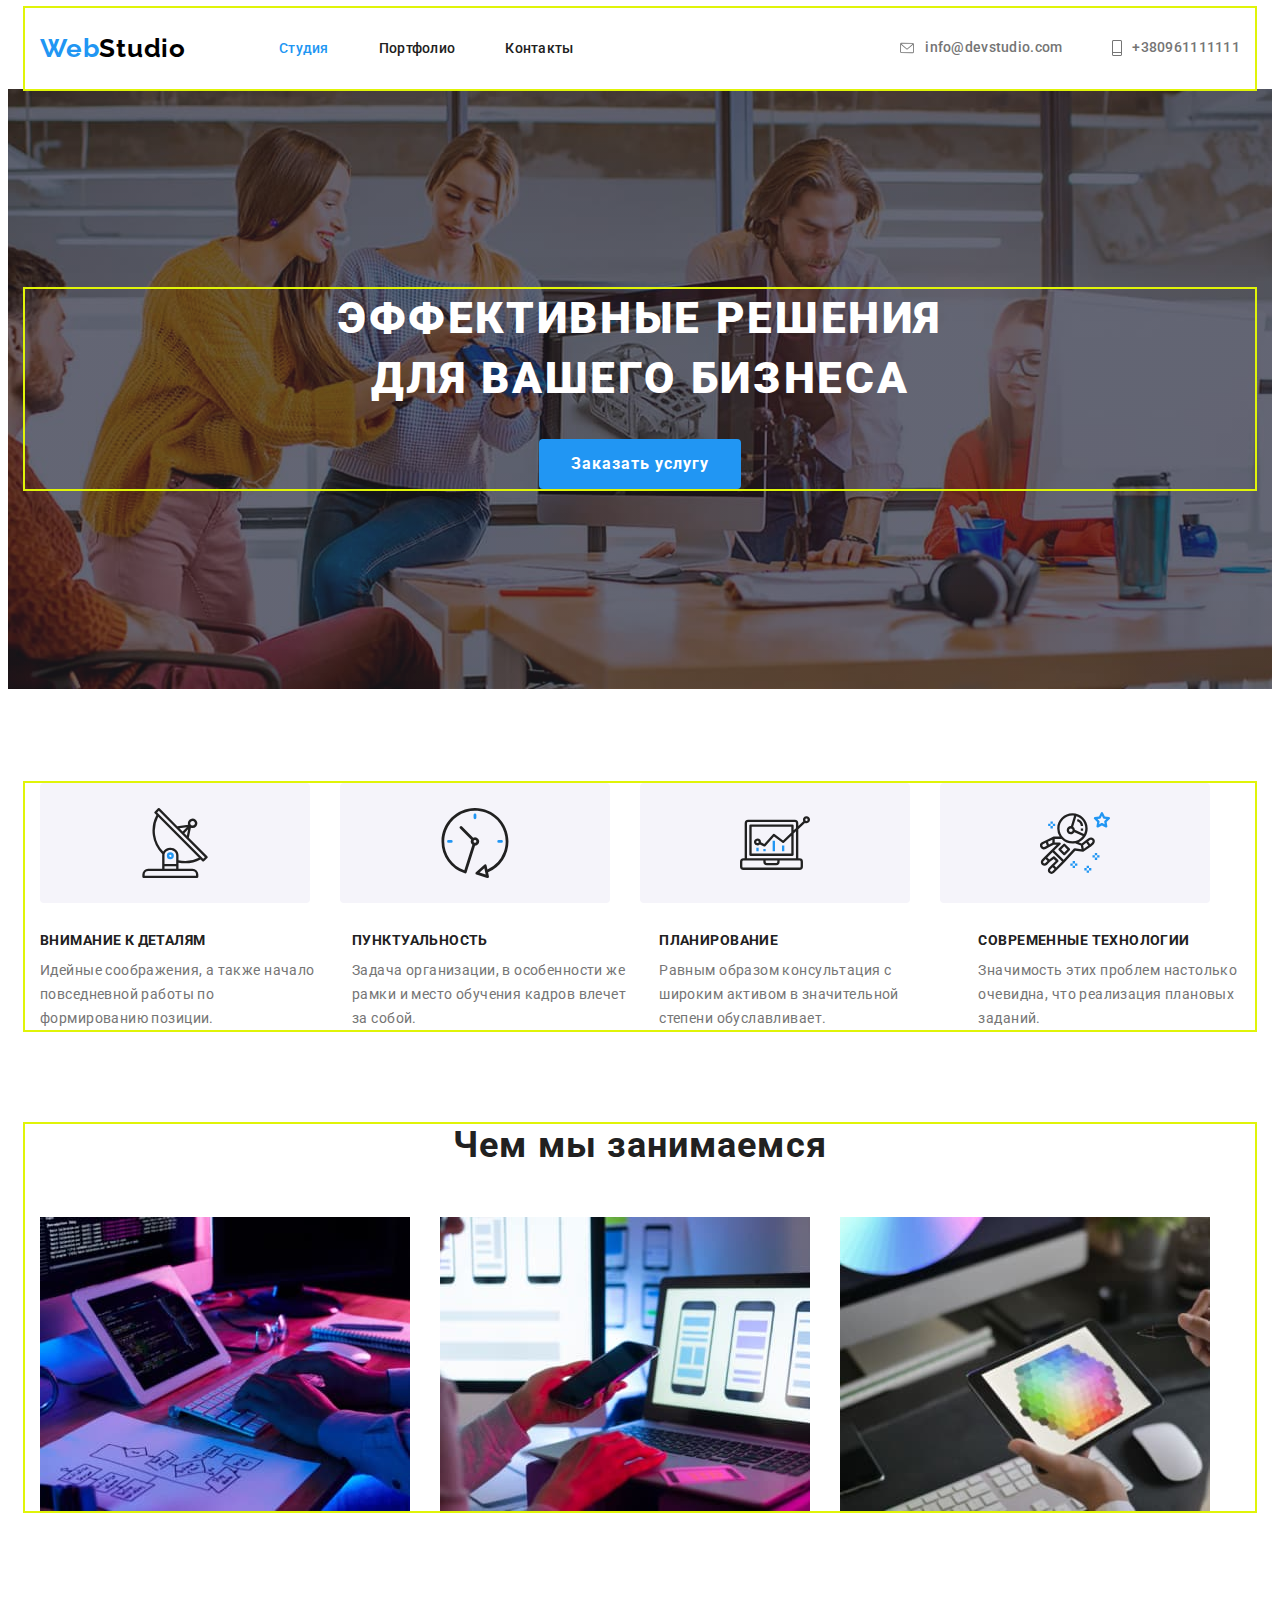
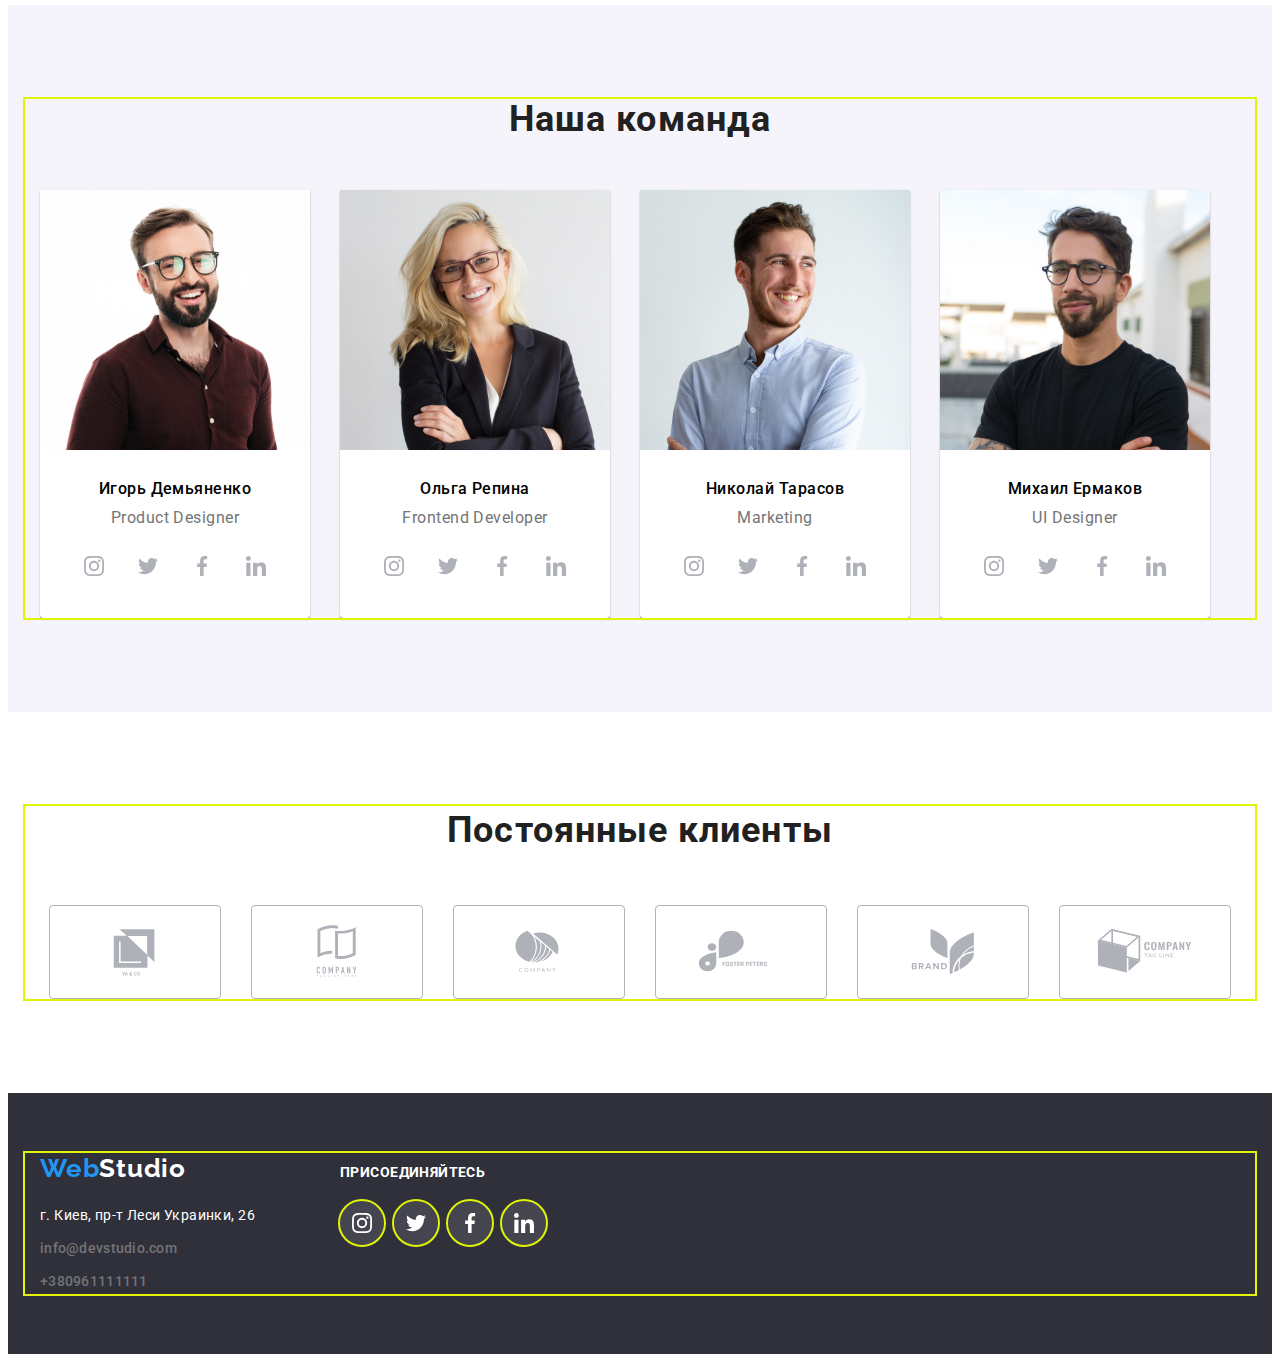
<file: index.html>
<!DOCTYPE html>
<html lang="ru">
  <head>
    <link
      href="https://fonts.googleapis.com/css2?family=Raleway:wght@700&family=Roboto:wght@400;500;700;900&display=swap"
      rel="stylesheet"
    />
    <style>
      @import url('https://fonts.googleapis.com/css2?family=Raleway:wght@700&family=Roboto:wght@400;500;700;900&display=swap');
    </style>
    <meta charset="UTF-8" />
    <meta http-equiv="X-UA-Compatible" content="IE=edge" />
    <meta name="viewport" content="width=device-width, initial-scale=1.0" />
    <title>Document</title>
    <!--Normalize start-->
    <link
      rel="stylesheet"
      href="https://cdnjs.cloudflare.com/ajax/libs/modern-normalize/1.1.0/modern-normalize.min.css"
      integrity="sha512-wpPYUAdjBVSE4KJnH1VR1HeZfpl1ub8YT/NKx4PuQ5NmX2tKuGu6U/JRp5y+Y8XG2tV+wKQpNHVUX03MfMFn9Q=="
      crossorigin="anonymous"
      referrerpolicy="no-referrer"
    />
    <!--Normalize end-->
    <!--Custom stiles start-->
    <link rel="stylesheet" href="./css/styles.css" />
    <!--Custon stiles end-->
  </head>

  <body>
    <!--site header-->
    <header>
      <div class="header-ctr container">
        <nav class="header-nav">
          <a class="header-logo link" href="./index.html"><span class="logo">Web</span>Studio </a>
          <ul class="site-nav list">
            <li class="header-item">
              <a class="header-link link current" href="./index.html">Студия</a>
            </li>
            <li class="header-item">
              <a class="header-link link" href="./portfolio.html">Портфолио</a>
            </li>
            <li class="header-item">
              <a class="header-link link" href="#">Контакты</a>
            </li>
          </ul>
        </nav>
        <ul class="auth-nav list">
          <li class="header-item">
            <a class="header-link link" href="mailto:info@devstudio.com">
              <svg class="header-nav-icon" width="16" height="12">
                <use class="header-icon" href="./images/icon-stile.svg#mail"></use>
              </svg>
              info@devstudio.com</a
            >
          </li>
          <li class="header-item">
            <a class="header-link link" href="tel:+380961111111">
              <svg class="header-nav-icon" width="10" height="16">
                <use class="header-icon" href="./images/icon-stile.svg#tel"></use>
              </svg>
              +380961111111</a
            >
          </li>
        </ul>
      </div>
    </header>
    <!--menu-->
    <main>
      <section class="business">
        <div class="business-ctr container">
          <h1 class="business-title">Эффективные решения для вашего бизнеса</h1>
          <button type="button" class="business-btn">Заказать услугу</button>
        </div>
      </section>
      <!--our features-->
      <section class="ftr section">
        <div class="ftr-container container">
          <h2 class="visually-hidden">Наши особенности</h2>
          <ul class="features list">
            <li>
              <a
                class="features-link link"
                href=""
                target="_blank"
                rel="noopener noreferrer"
                aria-lbel=""
              >
                <svg class="features-icon" width="70" height="70">
                  <use href="./images/icon-stile.svg#antenna"></use>
                </svg>
              </a>
            </li>
            <li>
              <a
                class="features-link link"
                href=""
                target="_blank"
                rel="noopener noreferrer"
                aria-lbel=""
              >
                <svg class="features-icon" width="70" height="70">
                  <use href="./images/icon-stile.svg#clock"></use>
                </svg>
              </a>
            </li>
            <li>
              <a
                class="features-link link"
                href=""
                target="_blank"
                rel="noopener noreferrer"
                aria-lbel=""
              >
                <svg class="features-icon" width="70px" height="70px">
                  <use href="./images/icon-stile.svg#diagram"></use>
                </svg>
              </a>
            </li>
            <li>
              <a
                class="features-link link"
                href=""
                target="_blank"
                rel="noopener noreferrer"
                aria-lbel=""
              >
                <svg class="features-icon" width="70px" height="70px">
                  <use href="./images/icon-stile.svg#astronaut"></use>
                </svg>
              </a>
            </li>
          </ul>
          <ul class="feature-list list">
            <li class="ftr-item">
              <h3 class="ftr-title">Внимание к деталям</h3>
              <p class="ftr-text">
                Идейные соображения, а также начало повседневной работы по формированию позиции.
              </p>
            </li>
            <li class="ftr-item">
              <h3 class="ftr-title">Пунктуальность</h3>
              <p class="ftr-text">
                Задача организации, в особенности же рамки и место обучения кадров влечет за собой.
              </p>
            </li>
            <li class="ftr-item">
              <h3 class="ftr-title">Планирование</h3>
              <p class="ftr-text">
                Равным образом консультация с широким активом в значительной степени обуславливает.
              </p>
            </li>
            <li class="ftr-item">
              <h3 class="ftr-title">Современные технологии</h3>
              <p class="ftr-text">
                Значимость этих проблем настолько очевидна, что реализация плановых заданий.
              </p>
            </li>
          </ul>
        </div>
      </section>
      <section class="work section">
        <div class="work-container container">
          <h2 class="work-title">Чем мы занимаемся</h2>
          <ul class="work-list list">
            <li class="work-item">
              <img src="./images/box1.jpg" class="work-photo" alt="work examples" width="370" />
            </li>
            <li class="work-item">
              <img src="./images/box2.jpg" class="work-photo" alt="work examples" width="370" />
            </li>
            <li class="work-item">
              <img src="./images/box3.jpg" class="work-photo" alt="work examples" width="370" />
            </li>
          </ul>
        </div>
      </section>
      <!--command-->
      <section class="command section">
        <div class="cmd-container container">
          <h2 class="command-title">Наша команда</h2>
          <ul class="cmd-list list">
            <li class="cmd-link">
              <img src="./images/img.jpg" class="command-photo" alt="photo" width="270" />
              <div class="cmd-item">
                <h3 class="command-name">Игорь Демьяненко</h3>
                <p class="command-text">Product Designer</p>
                <ul class="socials list">
                  <li class="socials-item">
                    <a
                      class="socials-link link"
                      href=""
                      target="_blank"
                      rel="noopener noreferrer"
                      aria-lbel="instagram"
                    >
                      <svg class="socials-icon" width="20" height="20">
                        <use href="./images/icon-stile.svg#instagram"></use>
                      </svg>
                    </a>
                  </li>
                  <li class="socials-item">
                    <a
                      class="socials-link link"
                      href=""
                      target="_blank"
                      rel="noopener noreferrer"
                      aria-lbel="twitter"
                    >
                      <svg class="socials-icon" width="20" height="20">
                        <use href="./images/icon-stile.svg#twitter"></use>
                      </svg>
                    </a>
                  </li>
                  <li class="socials-item">
                    <a
                      class="socials-link link"
                      href=""
                      target="_blank"
                      rel="noopener noreferrer"
                      aria-lbel="facebook"
                    >
                      <svg class="socials-icon" width="20" height="20">
                        <use href="./images/icon-stile.svg#facebook"></use>
                      </svg>
                    </a>
                  </li>
                  <li class="socials-item">
                    <a
                      class="socials-link link"
                      href=""
                      target="_blank"
                      rel="noopener noreferrer"
                      aria-lbel="linkedin"
                    >
                      <svg class="socials-icon" width="20" height="20">
                        <use href="./images/icon-stile.svg#linkedin"></use>
                      </svg>
                    </a>
                  </li>
                </ul>
              </div>
            </li>
            <li class="cmd-link">
              <img src="./images/img(1).jpg" class="command-photo" alt="photo" width="270" />
              <div class="cmd-item">
                <h3 class="command-name">Ольга Репина</h3>
                <p class="command-text">Frontend Developer</p>
                <ul class="socials list">
                  <li class="socials-item">
                    <a
                      class="socials-link link"
                      href=""
                      target="_blank"
                      rel="noopener noreferrer"
                      aria-lbel="instagram"
                    >
                      <svg class="socials-icon" width="20" height="20">
                        <use href="./images/icon-stile.svg#instagram"></use>
                      </svg>
                    </a>
                  </li>
                  <li class="socials-item">
                    <a
                      class="socials-link link"
                      href=""
                      target="_blank"
                      rel="noopener noreferrer"
                      aria-lbel="twitter"
                    >
                      <svg class="socials-icon" width="20" height="20">
                        <use href="./images/icon-stile.svg#twitter"></use>
                      </svg>
                    </a>
                  </li>
                  <li class="socials-item">
                    <a
                      class="socials-link link"
                      href=""
                      target="_blank"
                      rel="noopener noreferrer"
                      aria-lbel="facebook"
                    >
                      <svg class="socials-icon" width="20" height="20">
                        <use href="./images/icon-stile.svg#facebook"></use>
                      </svg>
                    </a>
                  </li>
                  <li class="socials-item">
                    <a
                      class="socials-link link"
                      href=""
                      target="_blank"
                      rel="noopener noreferrer"
                      aria-lbel="linkedin"
                    >
                      <svg class="socials-icon" width="20" height="20">
                        <use href="./images/icon-stile.svg#linkedin"></use>
                      </svg>
                    </a>
                  </li>
                </ul>
              </div>
            </li>
            <li class="cmd-link">
              <img src="./images/img(2).jpg" class="command-photo" alt="photo" width="270" />
              <div class="cmd-item">
                <h3 class="command-name">Николай Тарасов</h3>
                <p class="command-text">Marketing</p>
                <ul class="socials list">
                  <li class="socials-item">
                    <a
                      class="socials-link link"
                      href=""
                      target="_blank"
                      rel="noopener noreferrer"
                      aria-lbel="instagram"
                    >
                      <svg class="socials-icon" width="20" height="20">
                        <use href="./images/icon-stile.svg#instagram"></use>
                      </svg>
                    </a>
                  </li>
                  <li class="socials-item">
                    <a
                      class="socials-link link"
                      href=""
                      target="_blank"
                      rel="noopener noreferrer"
                      aria-lbel="twitter"
                    >
                      <svg class="socials-icon" width="20" height="20">
                        <use href="./images/icon-stile.svg#twitter"></use>
                      </svg>
                    </a>
                  </li>
                  <li class="socials-item">
                    <a
                      class="socials-link link"
                      href=""
                      target="_blank"
                      rel="noopener noreferrer"
                      aria-lbel="facebook"
                    >
                      <svg class="socials-icon" width="20" height="20">
                        <use href="./images/icon-stile.svg#facebook"></use>
                      </svg>
                    </a>
                  </li>
                  <li class="socials-item">
                    <a
                      class="socials-link link"
                      href=""
                      target="_blank"
                      rel="noopener noreferrer"
                      aria-lbel="linkedin"
                    >
                      <svg class="socials-icon" width="20" height="20">
                        <use href="./images/icon-stile.svg#linkedin"></use>
                      </svg>
                    </a>
                  </li>
                </ul>
              </div>
            </li>
            <li class="cmd-link">
              <img src="./images/img(3).jpg" class="command-photo" alt="photo" width="270" />
              <div class="cmd-item">
                <h3 class="command-name">Михаил Ермаков</h3>
                <p class="command-text">UI Designer</p>
                <ul class="socials list">
                  <li class="socials-item">
                    <a
                      class="socials-link link"
                      href=""
                      target="_blank"
                      rel="noopener noreferrer"
                      aria-lbel="instagram"
                    >
                      <svg class="socials-icon" width="20" height="20">
                        <use href="./images/icon-stile.svg#instagram"></use>
                      </svg>
                    </a>
                  </li>
                  <li class="socials-item">
                    <a
                      class="socials-link link"
                      href=""
                      target="_blank"
                      rel="noopener noreferrer"
                      aria-lbel="twitter"
                    >
                      <svg class="socials-icon" width="20" height="20">
                        <use href="./images/icon-stile.svg#twitter"></use>
                      </svg>
                    </a>
                  </li>
                  <li class="socials-item">
                    <a
                      class="socials-link link"
                      href=""
                      target="_blank"
                      rel="noopener noreferrer"
                      aria-lbel="facebook"
                    >
                      <svg class="socials-icon" width="20" height="20">
                        <use href="./images/icon-stile.svg#facebook"></use>
                      </svg>
                    </a>
                  </li>
                  <li class="socials-item">
                    <a
                      class="socials-link link"
                      href=""
                      target="_blank"
                      rel="noopener noreferrer"
                      aria-lbel="linkedin"
                    >
                      <svg class="socials-icon" width="20" height="20">
                        <use href="./images/icon-stile.svg#linkedin"></use>
                      </svg>
                    </a>
                  </li>
                </ul>
              </div>
            </li>
          </ul>
        </div>
      </section>
      <!--Klient section-->
      <section class="klient section">
        <div class="klient-fix container">
          <h2 class="fix-klient">Постоянные клиенты</h2>
          <ul class="socials-klient list">
            <li class="socials-klient-item">
              <a
                class="social-klient-link link"
                href=""
                target="_blank"
                rel="noopener noreferrer"
                aria-lbel=""
              >
                <svg class="social-klient-icon" width="106" height="60">
                  <use href="./images/icon-stile.svg#logo"></use>
                </svg>
              </a>
            </li>
            <li class="socials-klient-item">
              <a
                class="social-klient-link link"
                href=""
                target="_blank"
                rel="noopener noreferrer"
                aria-lbel=""
              >
                <svg class="social-klient-icon" width="106" height="60">
                  <use href="./images/icon-stile.svg#logo-1"></use>
                </svg>
              </a>
            </li>
            <li class="socials-klient-item">
              <a
                class="social-klient-link link"
                href=""
                target="_blank"
                rel="noopener noreferrer"
                aria-lbel=""
              >
                <svg class="social-klient-icon" width="106" height="60">
                  <use href="./images/icon-stile.svg#logo-2"></use>
                </svg>
              </a>
            </li>
            <li class="socials-klient-item">
              <a
                class="social-klient-link link"
                href=""
                target="_blank"
                rel="noopener noreferrer"
                aria-lbel=""
              >
                <svg class="social-klient-icon" width="106" height="60">
                  <use href="./images/icon-stile.svg#logo-3"></use>
                </svg>
              </a>
            </li>
            <li class="socials-klient-item">
              <a
                class="social-klient-link link"
                href=""
                target="_blank"
                rel="noopener noreferrer"
                aria-lbel=""
              >
                <svg class="social-klient-icon" width="106" height="60">
                  <use href="./images/icon-stile.svg#logo-4"></use>
                </svg>
              </a>
            </li>
            <li class="socials-klient-item">
              <a
                class="social-klient-link link"
                href=""
                target="_blank"
                rel="noopener noreferrer"
                aria-lbel=""
              >
                <svg class="social-klient-icon" width="106" height="60">
                  <use href="./images/icon-stile.svg#logo-5"></use>
                </svg>
              </a>
            </li>
          </ul>
        </div>
      </section>
    </main>
    <!--site footer-->
    <footer>
      <div class="footer-container container">
        <div class="footer-address-container">
          <a href="./index.html" class="footer-logo link"><span class="logo">Web</span>Studio</a>
          <address>
            <ul class="footer-auth-nav list">
              <li class="footer-item">
                <a
                  href="https://goo.gl/maps/1xEYQ6vVZ9jPNZn68"
                  class="footer-maps link"
                  target="_blank"
                  rel="noopener noreferrer"
                  title="Карты Google"
                  >г. Киев, пр-т Леси Украинки, 26</a
                >
              </li>
              <li class="footer-item">
                <a href="mailto:info@devstudio.com" class="adres-link link">info@devstudio.com</a>
              </li>
              <li class="footer-item">
                <a href="tel:+380961111111" class="adres-link link">+380961111111</a>
              </li>
            </ul>
          </address>
        </div>
        <div class="footer-icon-container">
          <p class="footer-text">присоединяйтесь</p>
          <ul class="footer-icon-list list">
            <li class="footer-item-icon">
              <a
                class="footer-icon-link link"
                href="#"
                target="_blank"
                rel="noopener noreferrer"
                aria-lbel=""
              >
                <svg class="footer-icon" width="20" height="20">
                  <use href="./images/icon-stile.svg#instagram"></use>
                </svg>
              </a>
            </li>
            <li class="footer-item-icon">
              <a
                class="footer-icon-link link"
                href="#"
                target="_blank"
                rel="noopener noreferrer"
                aria-lbel=""
              >
                <svg class="footer-icon" width="20" height="20">
                  <use href="./images/icon-stile.svg#twitter"></use>
                </svg>
              </a>
            </li>
            <li class="footer-item-icon">
              <a
                class="footer-icon-link link"
                href="#"
                target="_blank"
                rel="noopener noreferrer"
                aria-lbel=""
              >
                <svg class="footer-icon" width="20" height="20">
                  <use href="./images/icon-stile.svg#facebook"></use>
                </svg>
              </a>
            </li>
            <li class="footer-item-icon">
              <a
                class="footer-icon-link link"
                href="#"
                target="_blank"
                rel="noopener noreferrer"
                aria-lbel=""
              >
                <svg class="footer-icon" width="20" height="20">
                  <use href="./images/icon-stile.svg#linkedin"></use>
                </svg>
              </a>
            </li>
          </ul>
        </div>
      </div>
    </footer>
  </body>
</html>
</file>
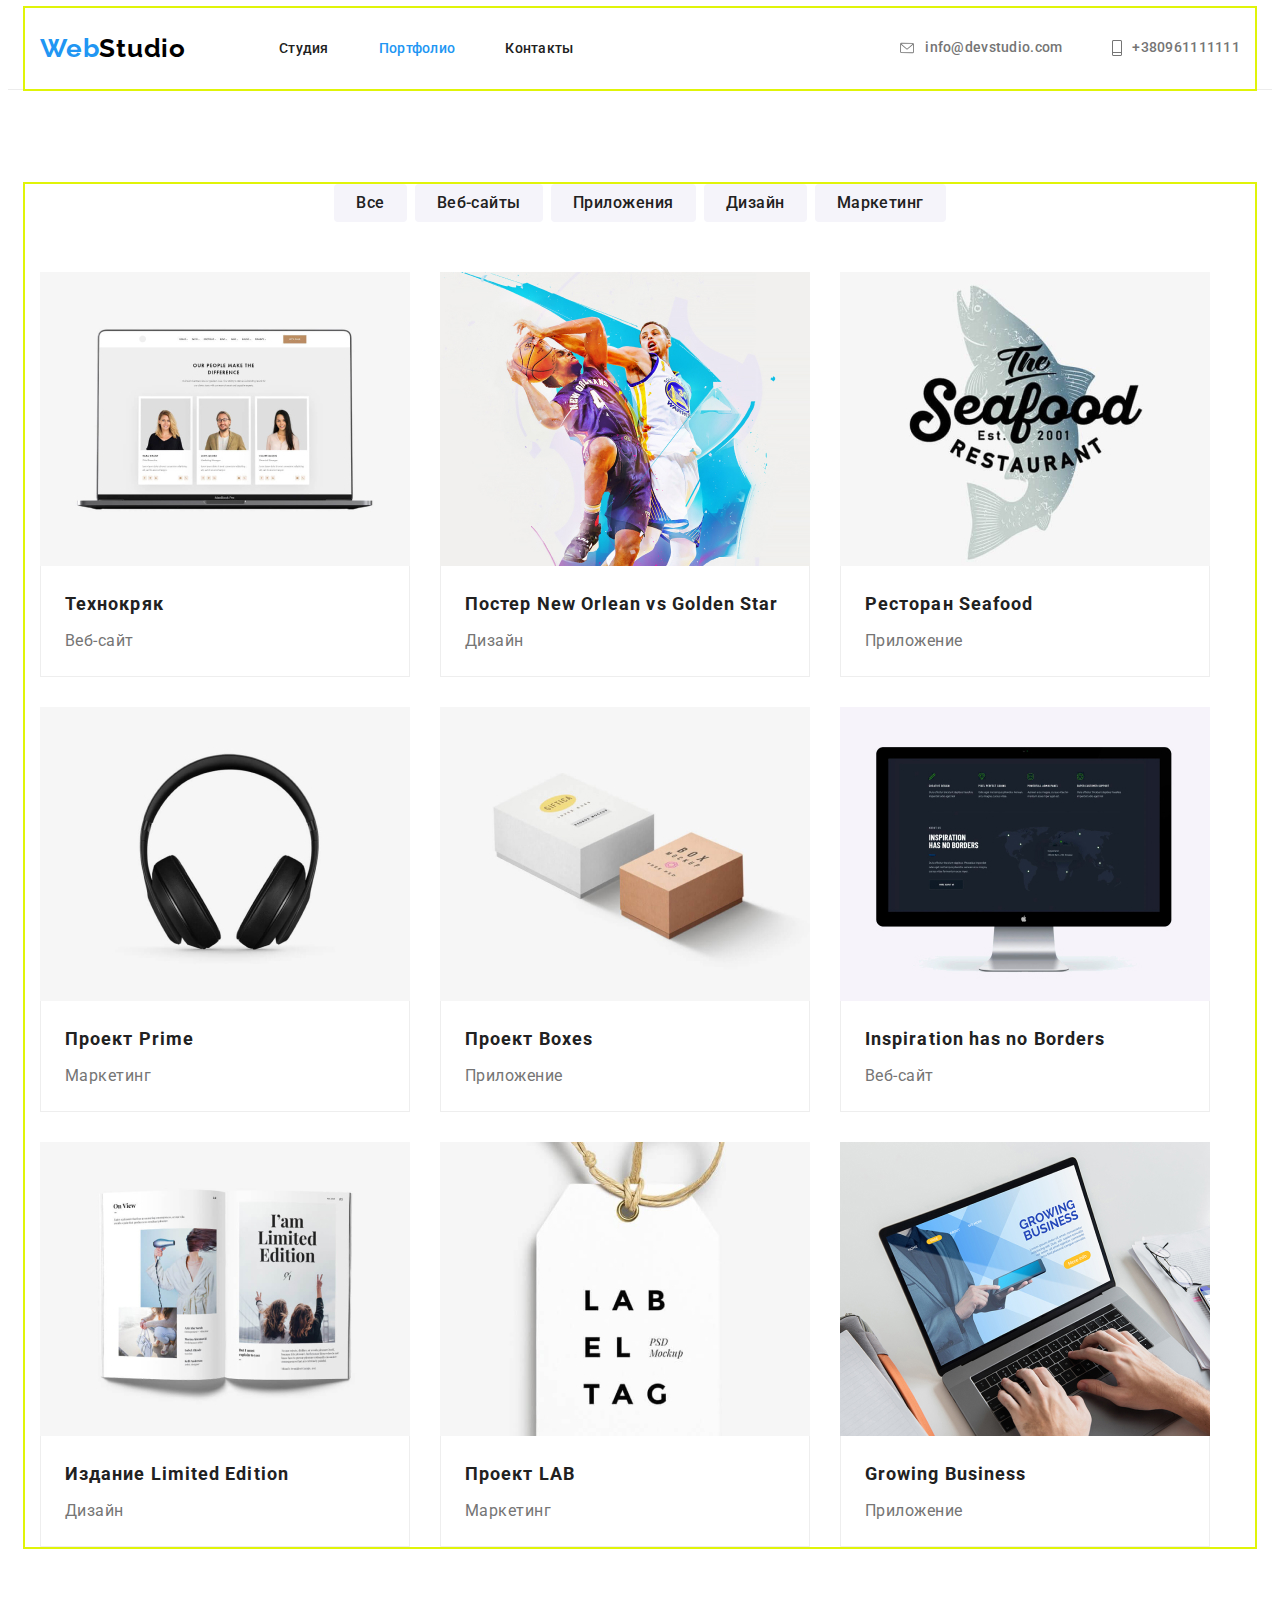
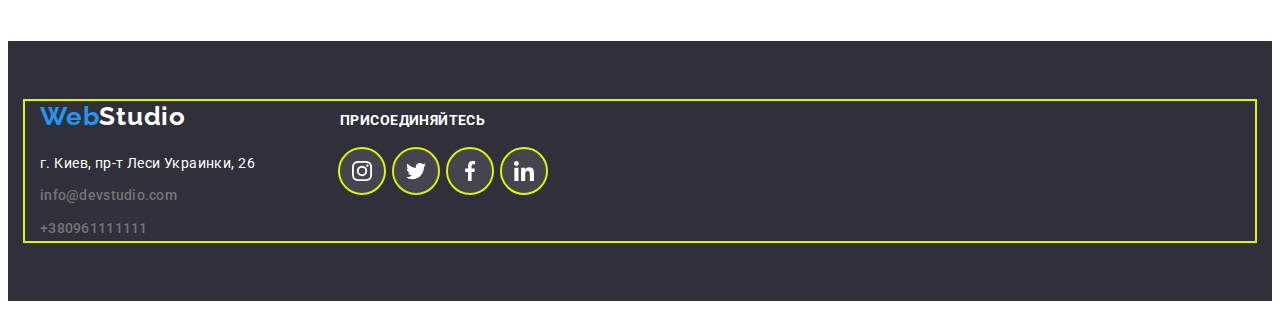
<file: portfolio.html>
<!DOCTYPE html>
<html lang="ru">
  <head>
    <link
      href="https://fonts.googleapis.com/css2?family=Raleway:wght@700&family=Roboto:wght@400;500;700;900&display=swap"
      rel="stylesheet"
    />
    <style>
      @import url('https://fonts.googleapis.com/css2?family=Raleway:wght@700&family=Roboto:wght@400;500;700;900&display=swap');
    </style>
    <meta charset="UTF-8" />
    <meta http-equiv="X-UA-Compatible" content="IE=edge" />
    <meta name="viewport" content="width=device-width, initial-scale=1.0" />
    <title>Document</title>
    <!--Normalize start-->
    <link
      rel="stylesheet"
      href="https://cdnjs.cloudflare.com/ajax/libs/modern-normalize/1.1.0/modern-normalize.min.css"
      integrity="sha512-wpPYUAdjBVSE4KJnH1VR1HeZfpl1ub8YT/NKx4PuQ5NmX2tKuGu6U/JRp5y+Y8XG2tV+wKQpNHVUX03MfMFn9Q=="
      crossorigin="anonymous"
      referrerpolicy="no-referrer"
    />
    <!--Normalize end-->
    <!--Custom stiles start-->
    <link rel="stylesheet" href="./css/styles.css" />
    <!--Custon stiles end-->
  </head>
  <body>
    <!--site header-->
    <header class="header-portfolio">
      <div class="header-ctr container">
        <nav class="header-nav">
          <a href="./index.html" class="header-logo link"><span class="logo">Web</span>Studio </a>
          <ul class="site-nav list">
            <li class="header-item">
              <a href="./index.html" class="header-link link">Студия</a>
            </li>
            <li class="header-item">
              <a href="./portfolio.html" class="header-link link current">Портфолио</a>
            </li>
            <li class="header-item"><a href="#" class="header-link link">Контакты</a></li>
          </ul>
        </nav>
        <ul class="auth-nav list">
          <li class="header-item">
            <a class="header-link link" href="mailto:info@devstudio.com">
              <svg class="header-nav-icon" width="16" height="12">
                <use class="header-icon" href="./images/icon-stile.svg#mail"></use>
              </svg>
              info@devstudio.com</a
            >
          </li>
          <li class="header-item">
            <a class="header-link link" href="tel:+380961111111">
              <svg class="header-nav-icon" width="10" height="16">
                <use class="header-icon" href="./images/icon-stile.svg#tel"></use>
              </svg>
              +380961111111</a
            >
          </li>
        </ul>
      </div>
    </header>
    <!--menu-->
    <main>
      <section class="section">
        <div class="working container">
          <h1 class="visually-hidden">Навигация</h1>
          <ul class="visually-list list">
            <li class="button-item">
              <button type="button" class="button-nav">Все</button>
            </li>
            <li class="button-item">
              <button type="button" class="button-nav">Веб-сайты</button>
            </li>
            <li class="button-item">
              <button type="button" class="button-nav">Приложения</button>
            </li>
            <li class="button-item">
              <button type="button" class="button-nav">Дизайн</button>
            </li>
            <li class="button-item">
              <button type="button" class="button-nav">Маркетинг</button>
            </li>
          </ul>
          <ul class="working-list list">
            <li class="work-item">
              <a href="#" class="working-link link">
                <img src="./images/img1.jpg" alt="work examples" width="370" />
                <div class="working-item">
                  <h3 class="work-examples">Технокряк</h3>
                  <p class="examples">Веб-сайт</p>
                </div>
              </a>
            </li>
            <li class="work-item">
              <a href="#" class="working-link link">
                <img src="./images/img2.jpg" alt="work examples" width="370" />
                <div class="working-item">
                  <h3 class="work-examples">Постер New Orlean vs Golden Star</h3>
                  <p class="examples">Дизайн</p>
                </div>
              </a>
            </li>
            <li class="work-item">
              <a href="#" class="working-link link">
                <img src="./images/img3.jpg" alt="work examples" width="370" />
                <div class="working-item">
                  <h3 class="work-examples">Ресторан Seafood</h3>
                  <p class="examples">Приложение</p>
                </div>
              </a>
            </li>
            <li class="work-item">
              <a href="#" class="working-link link">
                <img src="./images/img4.jpg" alt="work examples" width="370" />
                <div class="working-item">
                  <h3 class="work-examples">Проект Prime</h3>
                  <p class="examples">Маркетинг</p>
                </div>
              </a>
            </li>
            <li class="work-item">
              <a href="#" class="working-link link">
                <img src="./images/img5.jpg" alt="work examples" width="370" />
                <div class="working-item">
                  <h3 class="work-examples">Проект Boxes</h3>
                  <p class="examples">Приложение</p>
                </div>
              </a>
            </li>
            <li class="work-item">
              <a href="#" class="working-link link">
                <img src="./images/img6.jpg" alt="work examples" width="370" />
                <div class="working-item">
                  <h3 class="work-examples">Inspiration has no Borders</h3>
                  <p class="examples">Веб-сайт</p>
                </div>
              </a>
            </li>
            <li class="work-item">
              <a href="#" class="working-link link">
                <img src="./images/img7.jpg" alt="work examples" width="370" />
                <div class="working-item">
                  <h3 class="work-examples">Издание Limited Edition</h3>
                  <p class="examples">Дизайн</p>
                </div>
              </a>
            </li>
            <li class="work-item">
              <a href="#" class="working-link link">
                <img src="./images/img8.jpg" alt="work examples" width="370" />
                <div class="working-item">
                  <h3 class="work-examples">Проект LAB</h3>
                  <p class="examples">Маркетинг</p>
                </div>
              </a>
            </li>
            <li class="work-item">
              <a href="#" class="working-link link">
                <img src="./images/img9.jpg" alt="work examples" width="370" />
                <div class="working-item">
                  <h3 class="work-examples">Growing Business</h3>
                  <p class="examples">Приложение</p>
                </div>
              </a>
            </li>
          </ul>
        </div>
      </section>
    </main>
    <!--site footer-->
    <footer>
      <div class="footer-container container">
        <div class="footer-address-container">
          <a href="./index.html" class="footer-logo link"><span class="logo">Web</span>Studio</a>
          <address>
            <ul class="footer-auth-nav list">
              <li class="footer-item">
                <a
                  href="https://goo.gl/maps/1xEYQ6vVZ9jPNZn68"
                  class="footer-maps link"
                  target="_blank"
                  rel="noopener noreferrer"
                  title="Карты Google"
                  >г. Киев, пр-т Леси Украинки, 26</a
                >
              </li>
              <li class="footer-item">
                <a href="mailto:info@devstudio.com" class="adres-link link">info@devstudio.com</a>
              </li>
              <li class="footer-item">
                <a href="tel:+380961111111" class="adres-link link">+380961111111</a>
              </li>
            </ul>
          </address>
        </div>
        <div class="footer-icon-container">
          <p class="footer-text">присоединяйтесь</p>
          <ul class="footer-icon-list list">
            <li class="footer-item-icon">
              <a
                class="footer-icon-link link"
                href="#"
                target="_blank"
                rel="noopener noreferrer"
                aria-lbel=""
              >
                <svg class="footer-icon" width="20" height="20">
                  <use href="./images/icon-stile.svg#instagram"></use>
                </svg>
              </a>
            </li>
            <li class="footer-item-icon">
              <a
                class="footer-icon-link link"
                href="#"
                target="_blank"
                rel="noopener noreferrer"
                aria-lbel=""
              >
                <svg class="footer-icon" width="20" height="20">
                  <use href="./images/icon-stile.svg#twitter"></use>
                </svg>
              </a>
            </li>
            <li class="footer-item-icon">
              <a
                class="footer-icon-link link"
                href="#"
                target="_blank"
                rel="noopener noreferrer"
                aria-lbel=""
              >
                <svg class="footer-icon" width="20" height="20">
                  <use href="./images/icon-stile.svg#facebook"></use>
                </svg>
              </a>
            </li>
            <li class="footer-item-icon">
              <a
                class="footer-icon-link link"
                href="#"
                target="_blank"
                rel="noopener noreferrer"
                aria-lbel=""
              >
                <svg class="footer-icon" width="20" height="20">
                  <use href="./images/icon-stile.svg#linkedin"></use>
                </svg>
              </a>
            </li>
          </ul>
        </div>
      </div>
    </footer>
  </body>
</html>
</file>
<file: css/styles.css>
:root {
  --color-text: #212121;
  --background-color: #2f303a;
  --color-accent: #757575;
  --color-blak: #000000;
  --color-title-second: #ffffff;
  --backround-title: #f5f4fa;
  --color-title: #ececec;
  --title-accent: #eeeeee;
  --color-logo: #2196f3;
  --background-color-btn: #118ce8;
  --transparency: #ffffff99;
  --color-icon-fix: #afb1b8;
}
body {
  font-family: roboto, sans-serif;
  background-color: var(--color-title-second);
  color: var(--color-text);
  font-size: 14px;
  letter-spacing: 0.03em;
}
.container {
  outline: 2px solid rgb(224, 244, 8);
  width: 1200px;
  margin: 0 auto;
  padding: 0 15px;
}
.visually-hidden {
  position: absolute;
  white-space: nowrap;
  width: 1px;
  height: 1px;
  overflow: hidden;
  border: 0;
  padding: 0;
  clip: rect(0 0 0 0);
  clip-path: inset(50%);
  margin: -1px;
}
/*******************Reset stile*******************/
h1,
h2,
h3,
h4,
h5,
h6,
p {
  margin: 0;
}
img {
  display: block;
  max-width: 100%;
  height: auto;
}
address {
  font-style: normal;
}
button {
  display: block;
  margin: 0 auto;
  font-family: roboto;
  cursor: pointer;
  border: none;
  border-radius: 4px;
}
.section {
  padding-top: 94px;
  padding-bottom: 94px;
}
.link {
  text-decoration: none;
  color: inherits;
}
.list {
  list-style: none;
  padding-left: 0;
  margin: 0;
}

/*/////////навигация страницы//////////*/
/*---------------header----------------*/
.header-ctr {
  align-items: center;
  display: flex;
}
.header-nav {
  display: flex;
  align-items: center;
}
.header-logo {
  margin-right: 93px;
  font-family: Raleway, sans-serif;
  font-weight: 700;
  font-size: 26px;
  line-height: 1.19;
  letter-spacing: 0.03em;
  color: var(--color-blak);
}
.logo {
  color: var(--color-logo);
}
.site-nav {
  display: flex;
  gap: 50px;
  align-items: center;
}
.site-nav .link {
  color: var(--color-text);
  font-family: 'Roboto';
  font-style: normal;
  font-weight: 500;
  font-size: 14px;
  line-height: 1.14;
  letter-spacing: 0.02em;
}
.site-nav .link:hover,
.site-nav .link:focus {
  color: var(--color-logo);
}
.site-nav .current {
  color: var(--color-logo);
}
.header-item {
  padding-top: 32px;
  padding-bottom: 32px;
}
.header-nav-icon {
  fill: currentColor;
  margin-right: 10px;
}
.auth-nav {
  margin-left: auto;
  display: flex;
  gap: 50px;
}
.auth-nav .link {
  color: var(--color-accent);
  font-weight: 500;
  line-height: 1.14;
  letter-spacing: 0.02em;
  display: flex;
  align-items: center;
}
.auth-nav .link:hover,
.auth-nav .link:focus {
  color: var(--color-logo);
}
/*****************header end**************/

/*----------------business--------------*/
.business {
  padding: 200px 0;
  background-color: var(--background-color);
  background-image: linear-gradient(to right, rgba(47, 48, 58, 0.4), rgba(47, 48, 58, 0.4)),
    url(../images/Img10.jpg);
  background-position: center;
  background-repeat: no-repeat;
  background-size: cover;
  max-width: 1600px;
  max-height: 600px;
  margin: 0 auto;
}
.business-title {
  margin-bottom: 30px;
}
.business-title {
  color: var(--color-title-second);
  font-weight: 900;
  font-size: 44px;
  width: 696px;
  margin: 0 auto;
  margin-bottom: 30px;
  line-height: 1.36;
  text-align: center;
  letter-spacing: 0.06em;
  text-transform: uppercase;
}
/*-----------------button ------------------*/

.business-btn {
  color: var(--color-title-second);
  background-color: var(--color-logo);
  font-weight: 700;
  font-size: 16px;
  line-height: 1.88;
  letter-spacing: 0.06em;
  padding: 10px 32px;
}
.business-btn:hover,
.business-btn:focus {
  background-color: #118ce8;
}
/*****************business end****************/

/*----------------our features---------------*/

.ftr-container .container {
  padding-top: 94px;
  padding-bottom: 94px;
}
.features {
  display: flex;
  align-items: center;
  justify-items: center;
  gap: 30px;
}
.features-link {
  display: flex;
  background-color: var(--color-title-second);
  box-sizing: border-box;
  width: 270px;
  height: 120px;
  border-radius: 4px;
  align-items: center;
  justify-content: center;
  background-color: var(--backround-title);
  margin-bottom: 30px;
}

.feature-list {
  display: flex;
  gap: 30px;
}

.ftr-title {
  margin-bottom: 10px;
  color: var(--color-text);
  font-family: 'Roboto';
  font-style: normal;
  font-weight: 700;
  font-size: 14px;
  line-height: 1.14;
  letter-spacing: 0.03em;
  text-transform: uppercase;
}

.ftr-text {
  color: var(--color-accent);
  font-family: 'Roboto';
  font-style: normal;
  font-weight: 400;
  font-size: 14px;
  line-height: 1.71;
  letter-spacing: 0.03em;
}
/***************our features and**************/

/*--------------------Work-------------------*/
.work {
  padding-top: 0;
}
.work-container .container {
  display: block;
}
.work-title {
  color: var(--color-text);
  font-family: 'Roboto';
  padding: 0;
  margin-bottom: 50px;
  font-weight: 700;
  font-size: 36px;
  line-height: 1.17;
  text-align: center;
  letter-spacing: 0.03em;
}
.work-list {
  display: flex;
  gap: 30px;
}
.work-item {
  display: inline;
}
/*********************Work end********************/

/*--------------------Command--------------------*/
.command {
  background-color: var(--backround-title);
}
.command-title {
  margin-bottom: 50px;
  color: var(--color-text);
  font-weight: 700;
  font-size: 36px;
  line-height: 1.16;
  text-align: center;
  letter-spacing: 0.03em;
}
.cmd-list {
  display: flex;
  gap: 30px;
}
.cmd-link {
  background: var(--color-title-second);
  box-shadow: 0px 1px 3px rgba(0, 0, 0, 0.12), 0px 1px 1px rgba(0, 0, 0, 0.14),
    0px 2px 1px rgba(0, 0, 0, 0.2);
  border-radius: 0px 0px 4px 4px;
}
.command-name {
  margin-bottom: 10px;
  color: var(--color-blak);
  font-weight: 500;
  font-size: 16px;
  line-height: 1.18;
  text-align: center;
  letter-spacing: 0.03em;
}
.command-text {
  margin-bottom: 16px;
  color: var(--color-accent);
  font-family: 'Roboto';
  font-weight: 400;
  font-size: 16px;
  line-height: 1.18;
  text-align: center;
  letter-spacing: 0.03em;
}
.socials {
  display: flex;
  justify-content: center;
  gap: 10px;
}
.socials-link {
  display: flex;
  width: 44px;
  height: 44px;
  color: var(--color-icon-fix);
  border-radius: 50%;
  align-items: center;
  justify-content: center;
}
.socials-icon {
  fill: currentColor;
}
.socials-link:focus,
.socials-link:hover {
  background-color: var(--color-logo);
}
.socials-link:hover .socials-icon,
.socials-link:focus .socials-icon {
  fill: var(--color-title-second);
}
.cmd-item {
  padding-top: 30px;
  padding-bottom: 30px;
}
/*******************Command end********************/
/*--------------------Klient----------------------*/
.klient {
  background-color: var(--color-title-second);
}

.fix-klient {
  color: var(--color-text);
  font-weight: 700;
  font-size: 36px;
  line-height: 1.36;
  text-align: center;
  letter-spacing: 0.03em;
  margin-bottom: 50px;
}

.socials-klient {
  display: flex;
  align-items: center;
  justify-content: center;
  gap: 30px;
}
.social-klient-link {
  display: flex;
  color: var(--color-icon-fix);
  width: 170px;
  height: 92px;
  border: 1px solid var(--color-icon-fix);
  border-radius: 4px;
  align-items: center;
  justify-content: center;
}
.social-klient-link:hover .social-klient-icon {
  fill: var(--color-logo);
}
.social-klient-link:hover {
  border: 1px solid var(--color-logo);
}
.social-klient-icon {
  fill: currentColor;
}
/*******************Klient end*********************/
/*--------------------footer----------------------*/
footer {
  background-color: var(--background-color);
  padding-top: 60px;
  padding-bottom: 60px;
}
.footer-container {
  display: flex;
  align-items: baseline;
}
.footer-address-container {
  width: 300px;
}
.footer-logo {
  font-family: Raleway, sans-serif;
  font-weight: 700;
  font-size: 26px;
  line-height: 1.19;
  letter-spacing: 0.03em;
  color: var(--color-title-second);
  display: block;
  margin-bottom: 20px;
}
.footer-item:not(:last-child) {
  margin-bottom: 9px;
}
.footer-maps:hover,
.footer-maps:focus {
  color: var(--background-color-btn);
}
.footer-maps {
  color: #ffffff;
  font-weight: 400;
  font-size: 14px;
  line-height: 1.71;
  letter-spacing: 0.03em;
}

.adres-link {
  color: #757575;
  font-weight: 500;
  font-size: 14px;
  line-height: 1.71;
  letter-spacing: 0.02em;
}
.adres-link:hover,
:focus {
  color: var(--background-color-btn);
}
.footer-icon-container {
  width: 300px;
}
.footer-text {
  font-weight: 700;
  font-size: 14px;
  line-height: 1.14;
  letter-spacing: 0.03em;
  text-transform: uppercase;
  color: var(--color-title-second);
  margin-bottom: 20px;
}
.footer-icon-list {
  display: flex;
  gap: 10px;
}
.footer-icon-link {
  display: flex;
  width: 44px;
  height: 44px;
  color: var(--color-title-second);
  border-radius: 50%;
  align-items: center;
  justify-content: center;
  outline: 2px solid #e0f408;
  background-color: #ffffff1a;
}

.footer-icon-link:hover,
.footer-icon-link:focus {
  background-color: var(--color-logo);
}
.footer-icon {
  fill: currentColor;
}

/*********************footer end**********************/

/*----------------Стили для портфолио----------------*/
/*----------------working container------------------*/
.header-portfolio {
  border-bottom: solid 1px;
  color: var(--color-title);
}
.working .container {
  padding-top: 94px;
  padding-bottom: 94px;
}

.visually-list {
  display: flex;
  justify-content: center;
  margin-bottom: 50px;
  gap: 8px;
}
.button-item:hover,
:focus {
  box-shadow: 0px, 2px rgba(0, 0, 0, 0.12), 0px, 1px rgba(0, 0, 0, 0.08), 0px,
    3px rgba(0, 0, 0, 0.1);
}

.button-nav {
  color: var(--color-text);
  background-color: var(--backround-title);
  font-style: medium;
  font-weight: 500;
  font-size: 16px;
  line-height: 1.62;
  letter-spacing: 0.03em;
  padding: 6px 22px;
}
.button-nav:hover,
.button-nav:focus {
  color: var(--color-title-second);
  background-color: var(--color-logo);
  box-shadow: 0px 4px 4px rgba(0, 0, 0, 0.25), 0px 4px 4px rgba(0, 0, 0, 0.25);
}
.working .container {
  padding-top: 94px;
  padding-bottom: 80px;
}
.working-list {
  display: flex;
  flex-wrap: wrap;
  gap: 30px;
}

.working-item {
  padding: 20px 24px;
  border: 1px solid var(--title-accent);
  border-top: 0;
  background-color: var(--color-title-second);
}
.working-link {
  display: block;
}
.working-link:hover,
.working-link:focus {
  box-shadow: 0px 1px 1px rgba(0, 0, 0, 0.12), 0px 4px 4px rgba(0, 0, 0, 0.06),
    1px 4px 6px rgba(0, 0, 0, 0.16);
}
.work-examples {
  color: var(--color-text);
  font-weight: 700;
  font-size: 18px;
  line-height: 2;
  letter-spacing: 0.06em;
}
.examples {
  margin-top: 4px;
  color: var(--color-accent);
  font-weight: 400;
  font-size: 16px;
  line-height: 1.87;
  letter-spacing: 0.03em;
}
/*****************working container end*******************/
/****************Стили для портфолио end******************/
</file>
